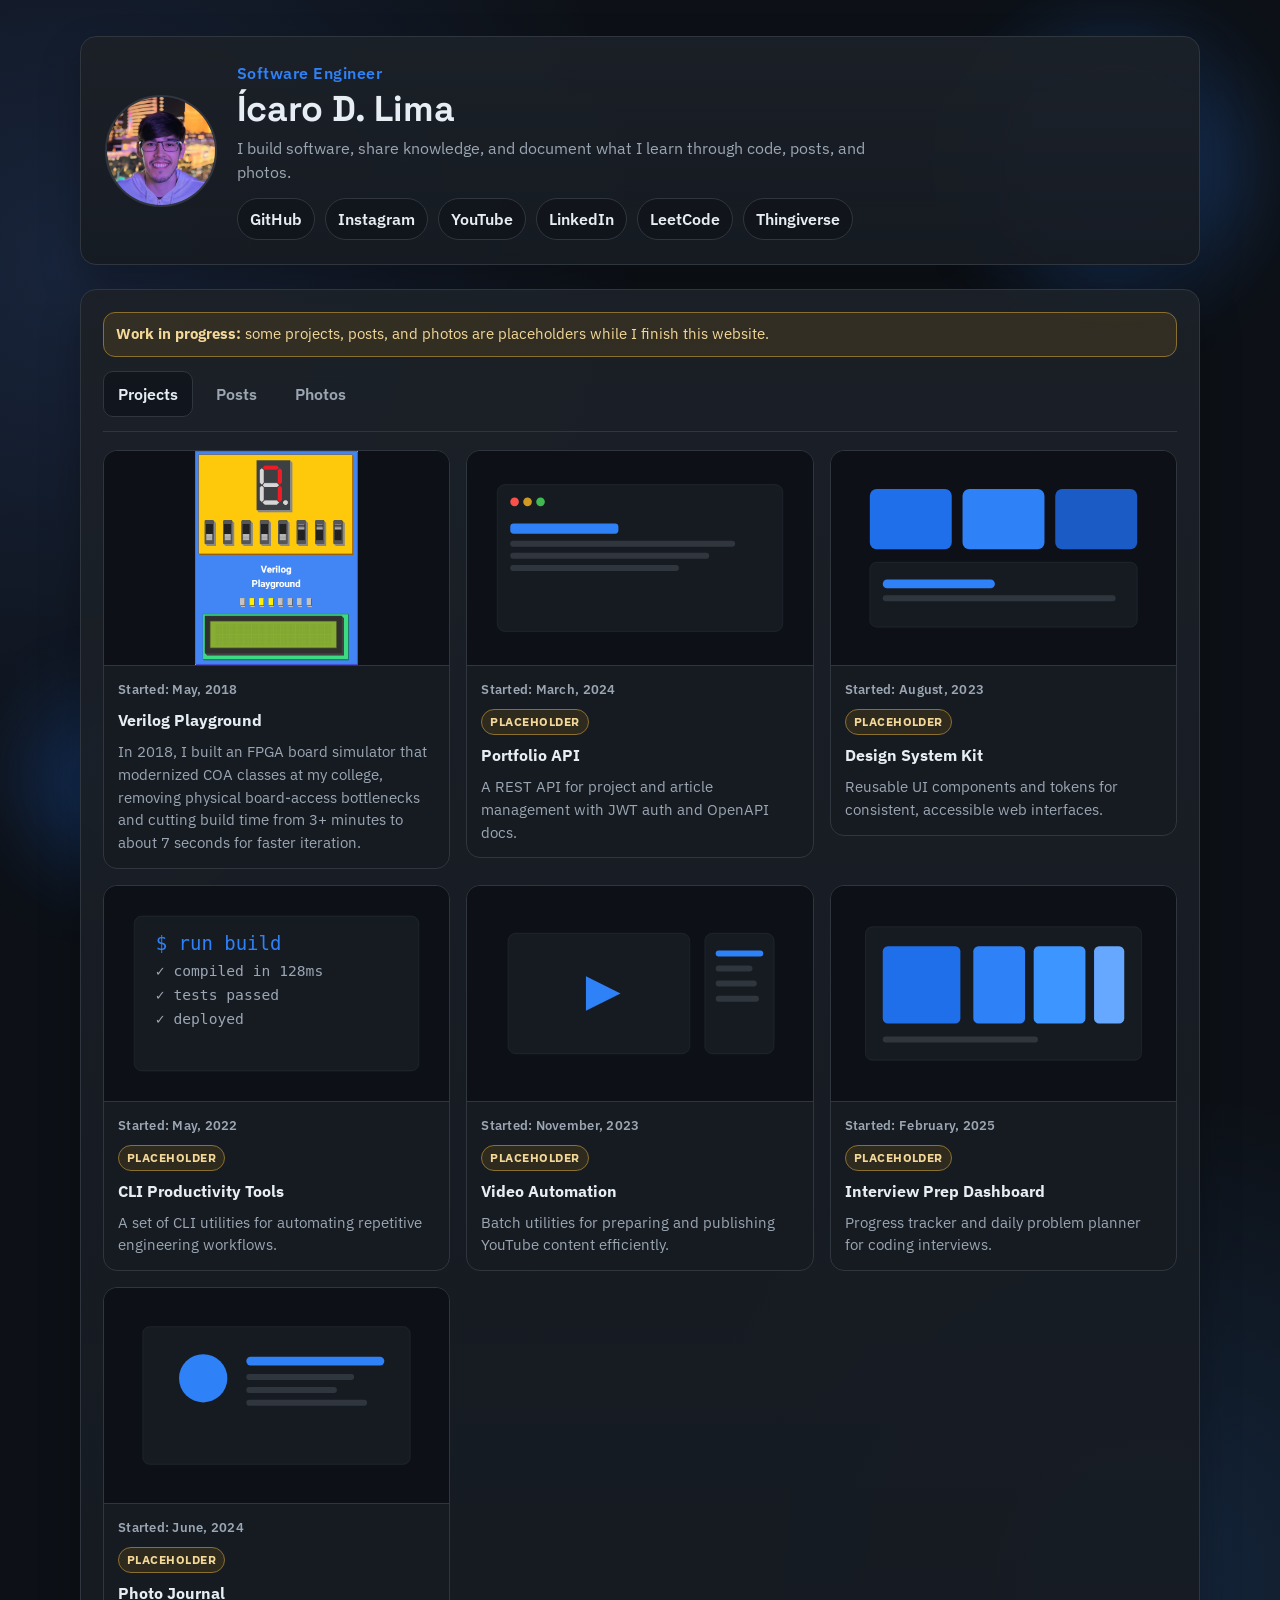
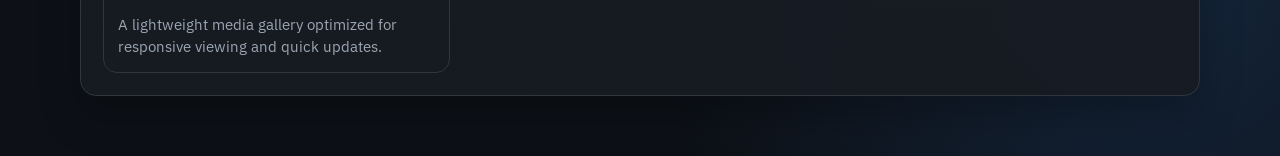
<file: index.html>
<!doctype html>
<html lang="en">
  <head>
    <meta charset="UTF-8" />
    <meta name="viewport" content="width=device-width, initial-scale=1.0" />
    <title>Ícaro D. Lima</title>
    <meta
      name="description"
      content="Personal website of Ícaro D. Lima with projects, posts, and photos."
    />
    <link rel="preconnect" href="https://fonts.googleapis.com" />
    <link rel="preconnect" href="https://fonts.gstatic.com" crossorigin />
    <link
      href="https://fonts.googleapis.com/css2?family=IBM+Plex+Sans:wght@400;500;600;700&family=Space+Grotesk:wght@500;700&display=swap"
      rel="stylesheet"
    />
    <link rel="stylesheet" href="styles.css" />
  </head>
  <body>
    <div class="bg-orb orb-1" aria-hidden="true"></div>
    <div class="bg-orb orb-2" aria-hidden="true"></div>

    <main class="container">
      <section class="profile-card">
        <img
          class="profile-image"
          src="profile_picture.jpg"
          alt="Profile picture of Ícaro D. Lima"
        />
        <div class="profile-meta">
          <p class="profile-kicker">Software Engineer</p>
          <h1>Ícaro D. Lima</h1>
          <p class="profile-summary">
            I build software, share knowledge, and document what I learn through code, posts, and photos.
          </p>
          <nav class="social-links" aria-label="Social media links">
            <a href="https://github.com/Icaro-Lima" target="_blank" rel="noreferrer">GitHub</a>
            <a href="https://www.instagram.com/icarodlima" target="_blank" rel="noreferrer">Instagram</a>
            <a href="https://www.youtube.com/@icarodlima" target="_blank" rel="noreferrer">YouTube</a>
            <a href="https://www.linkedin.com/in/icaro-lima" target="_blank" rel="noreferrer">LinkedIn</a>
            <a href="https://leetcode.com/u/IcaroDLima" target="_blank" rel="noreferrer">LeetCode</a>
            <a href="https://www.thingiverse.com/icarodlima" target="_blank" rel="noreferrer">Thingiverse</a>
          </nav>
        </div>
      </section>

      <section class="content-card">
        <div class="wip-banner" role="note" aria-live="polite">
          <strong>Work in progress:</strong> some projects, posts, and photos are placeholders while I finish this website.
        </div>
        <div class="tabs" role="tablist" aria-label="Website sections">
          <button class="tab active" role="tab" aria-selected="true" aria-controls="projects-panel" id="projects-tab" data-tab="projects-panel">
            Projects
          </button>
          <button class="tab" role="tab" aria-selected="false" aria-controls="posts-panel" id="posts-tab" data-tab="posts-panel">
            Posts
          </button>
          <button class="tab" role="tab" aria-selected="false" aria-controls="photos-panel" id="photos-tab" data-tab="photos-panel">
            Photos
          </button>
        </div>

        <section class="panel active" role="tabpanel" id="projects-panel" aria-labelledby="projects-tab">
          <div id="projects-grid" class="card-grid"></div>
        </section>

        <section class="panel" role="tabpanel" id="posts-panel" aria-labelledby="posts-tab" hidden>
          <div id="posts-list" class="post-list"></div>
        </section>

        <section class="panel" role="tabpanel" id="photos-panel" aria-labelledby="photos-tab" hidden>
          <div id="photos-grid" class="card-grid"></div>
        </section>
      </section>
    </main>

    <script src="projects-data.js"></script>
    <script src="script.js"></script>
  </body>
</html>
</file>
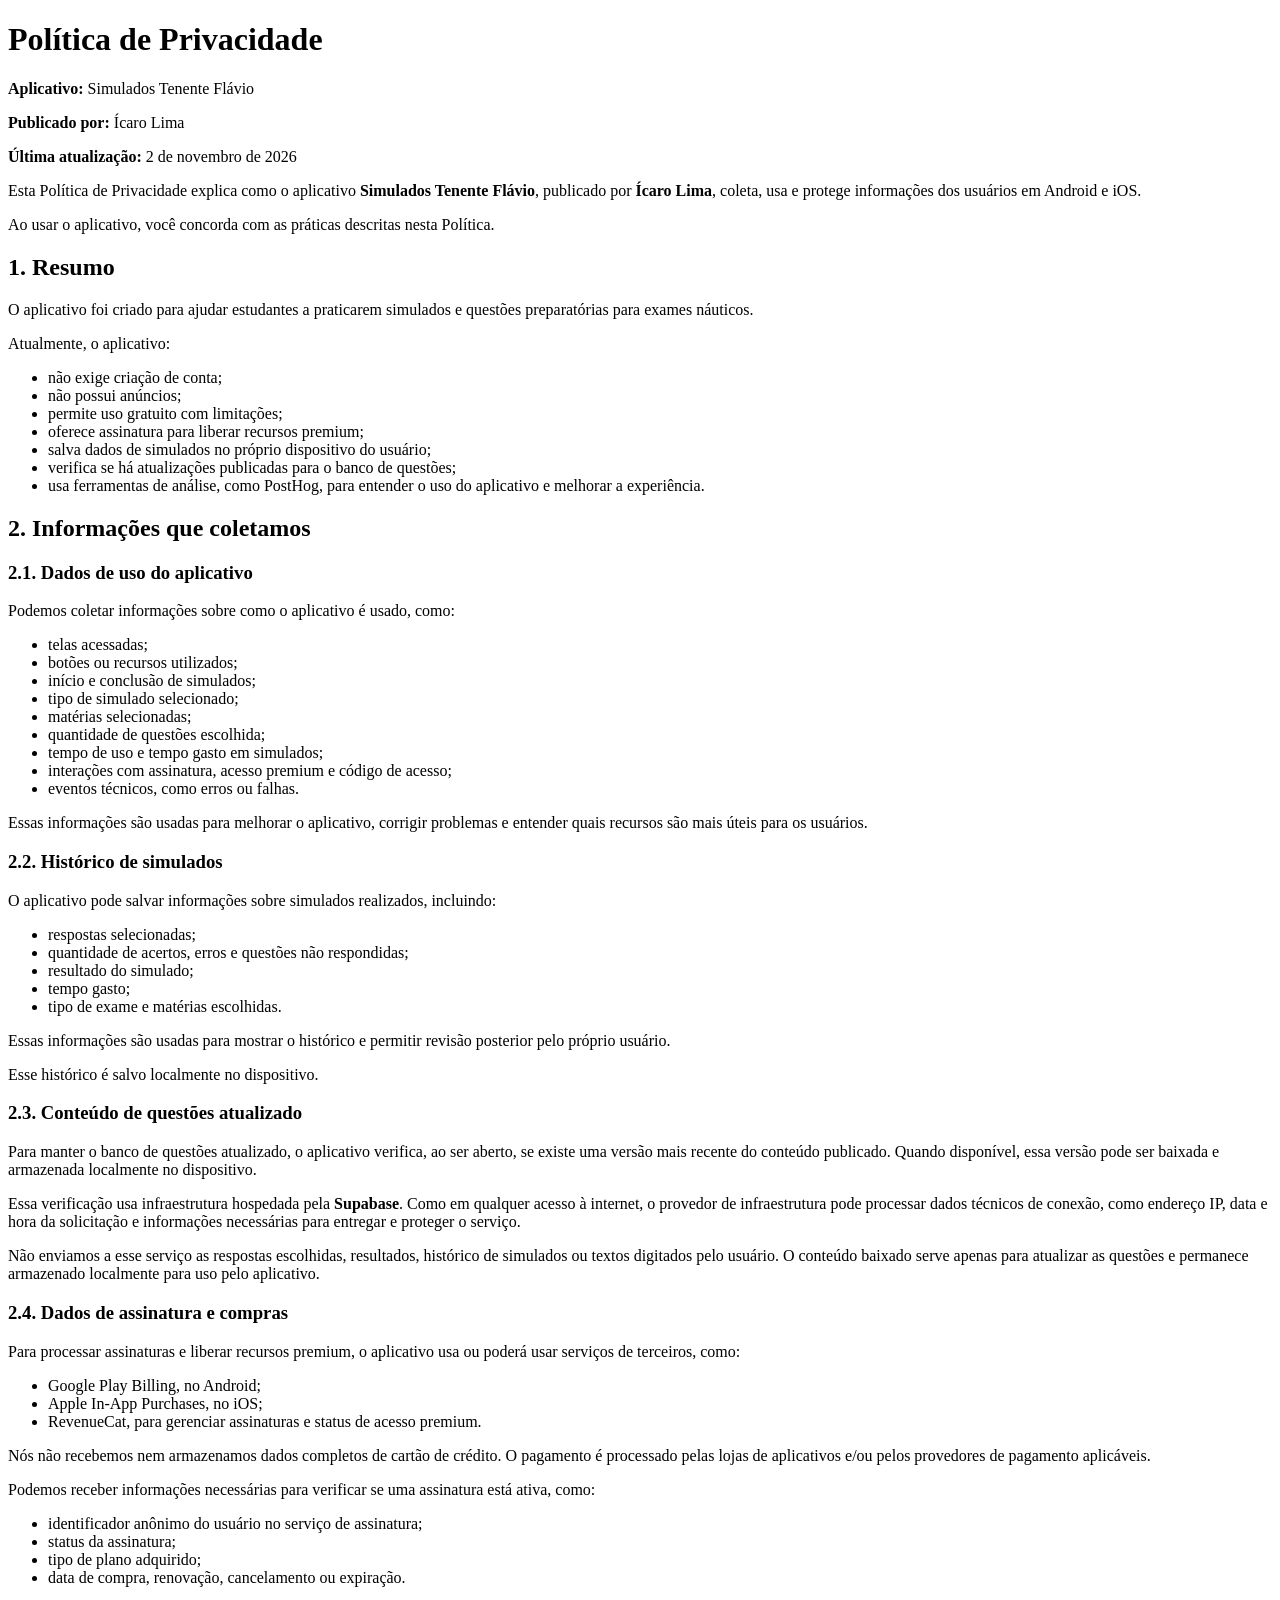
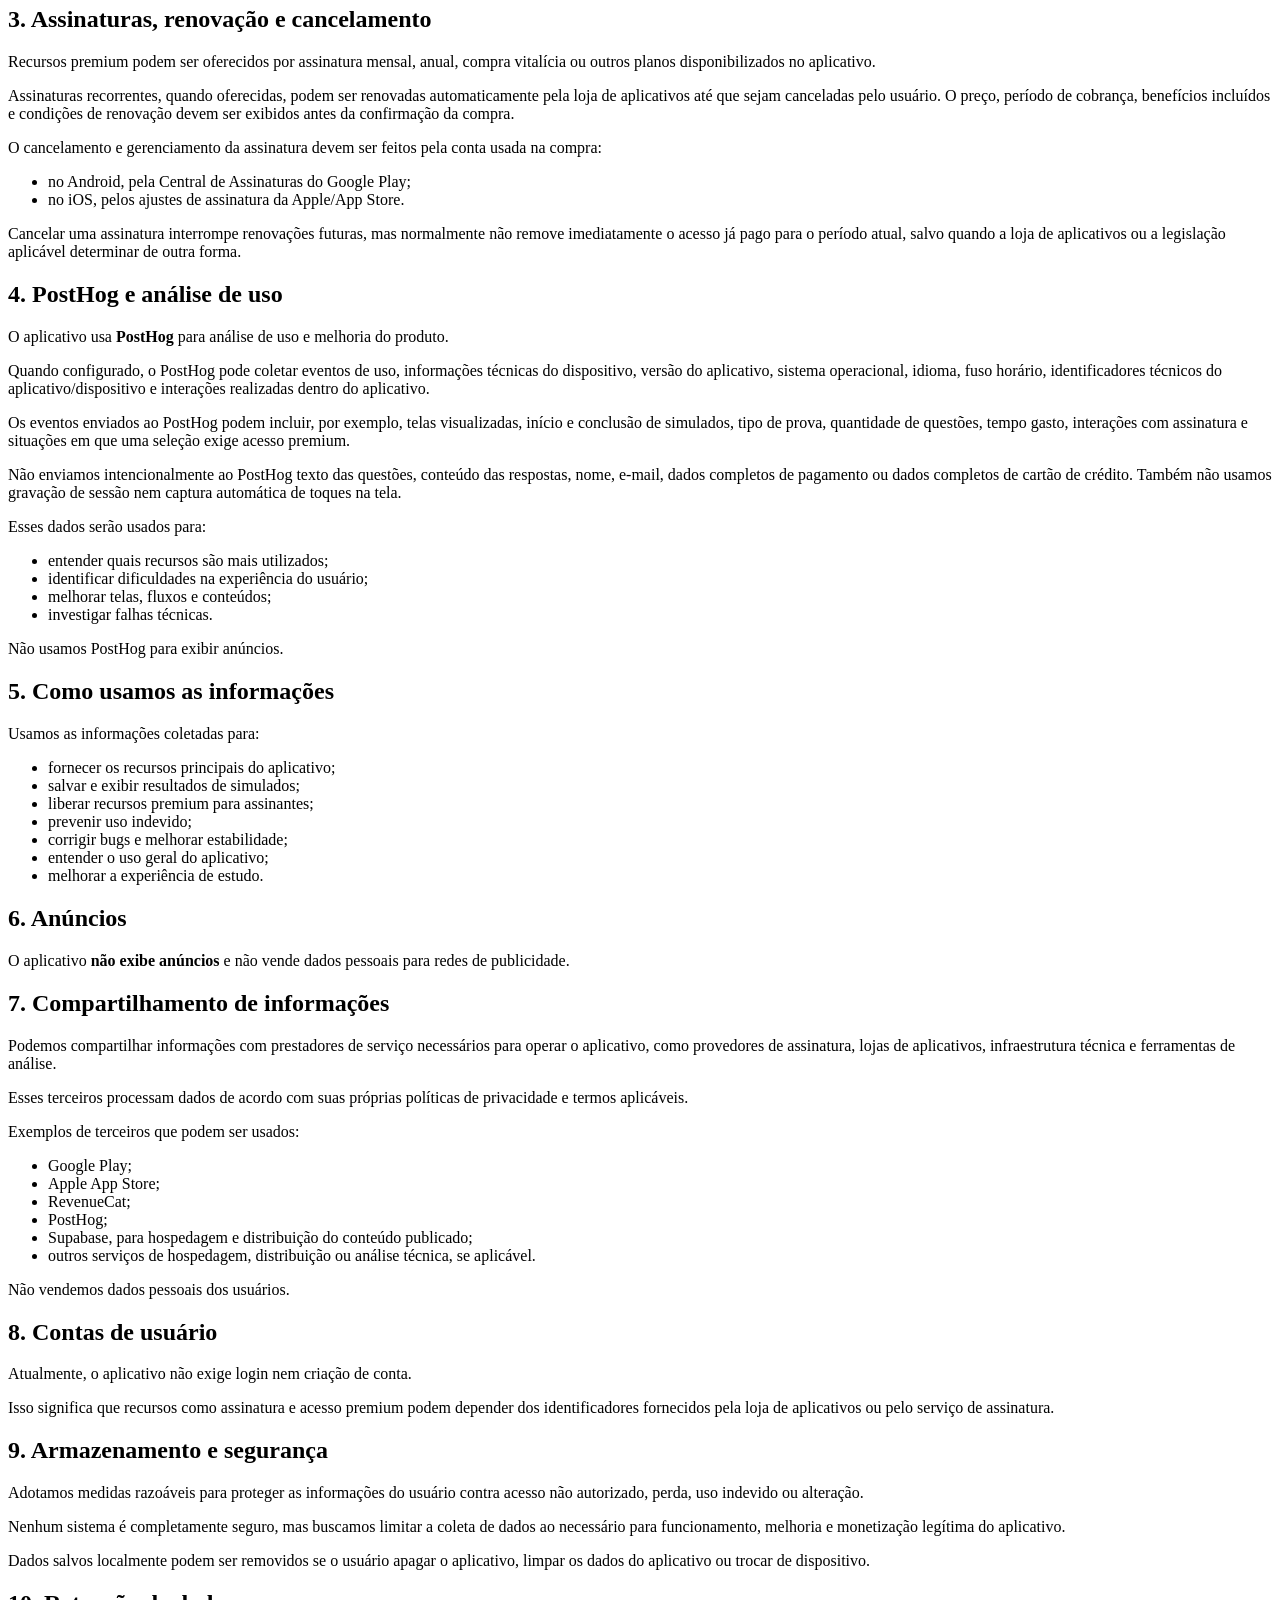
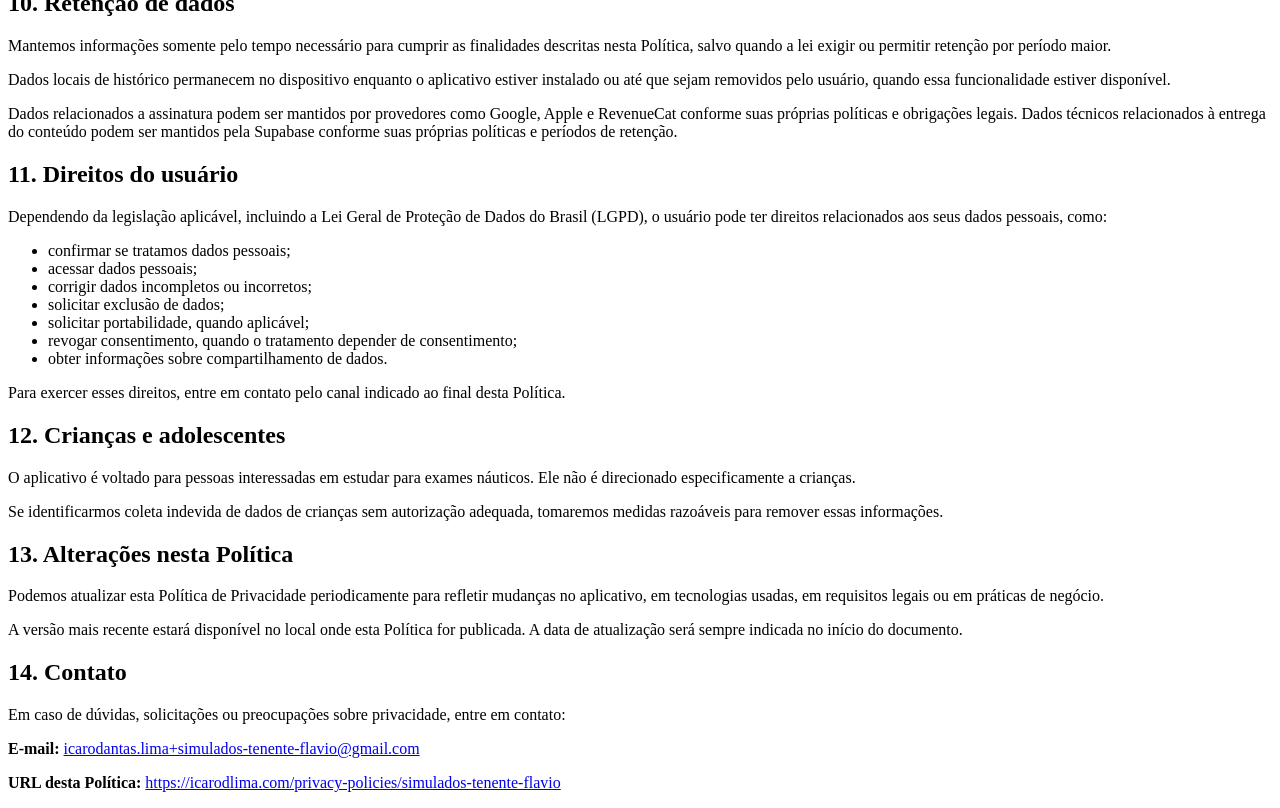
<file: privacy-policies/simulados-tenente-flavio/index.html>
<!doctype html>
<html lang="pt-BR">
  <head>
    <meta charset="UTF-8" />
    <meta name="viewport" content="width=device-width, initial-scale=1.0" />
    <title>Política de Privacidade - Simulados Tenente Flávio</title>
    <meta
      name="description"
      content="Política de Privacidade do aplicativo Simulados Tenente Flávio."
    />
  </head>
  <body>
    <main>
      <h1>Política de Privacidade</h1>

      <p><strong>Aplicativo:</strong> Simulados Tenente Flávio</p>
      <p><strong>Publicado por:</strong> Ícaro Lima</p>
      <p><strong>Última atualização:</strong> 2 de novembro de 2026</p>

      <p>
        Esta Política de Privacidade explica como o aplicativo
        <strong>Simulados Tenente Flávio</strong>, publicado por <strong>Ícaro Lima</strong>,
        coleta, usa e protege informações dos usuários em Android e iOS.
      </p>

      <p>Ao usar o aplicativo, você concorda com as práticas descritas nesta Política.</p>

      <h2>1. Resumo</h2>

      <p>
        O aplicativo foi criado para ajudar estudantes a praticarem simulados e questões
        preparatórias para exames náuticos.
      </p>

      <p>Atualmente, o aplicativo:</p>

      <ul>
        <li>não exige criação de conta;</li>
        <li>não possui anúncios;</li>
        <li>permite uso gratuito com limitações;</li>
        <li>oferece assinatura para liberar recursos premium;</li>
        <li>salva dados de simulados no próprio dispositivo do usuário;</li>
        <li>verifica se há atualizações publicadas para o banco de questões;</li>
        <li>
          usa ferramentas de análise, como PostHog, para entender o uso do aplicativo e melhorar a
          experiência.
        </li>
      </ul>

      <h2>2. Informações que coletamos</h2>

      <h3>2.1. Dados de uso do aplicativo</h3>

      <p>Podemos coletar informações sobre como o aplicativo é usado, como:</p>

      <ul>
        <li>telas acessadas;</li>
        <li>botões ou recursos utilizados;</li>
        <li>início e conclusão de simulados;</li>
        <li>tipo de simulado selecionado;</li>
        <li>matérias selecionadas;</li>
        <li>quantidade de questões escolhida;</li>
        <li>tempo de uso e tempo gasto em simulados;</li>
        <li>interações com assinatura, acesso premium e código de acesso;</li>
        <li>eventos técnicos, como erros ou falhas.</li>
      </ul>

      <p>
        Essas informações são usadas para melhorar o aplicativo, corrigir problemas e entender
        quais recursos são mais úteis para os usuários.
      </p>

      <h3>2.2. Histórico de simulados</h3>

      <p>O aplicativo pode salvar informações sobre simulados realizados, incluindo:</p>

      <ul>
        <li>respostas selecionadas;</li>
        <li>quantidade de acertos, erros e questões não respondidas;</li>
        <li>resultado do simulado;</li>
        <li>tempo gasto;</li>
        <li>tipo de exame e matérias escolhidas.</li>
      </ul>

      <p>
        Essas informações são usadas para mostrar o histórico e permitir revisão posterior pelo
        próprio usuário.
      </p>

      <p>Esse histórico é salvo localmente no dispositivo.</p>

      <h3>2.3. Conteúdo de questões atualizado</h3>

      <p>
        Para manter o banco de questões atualizado, o aplicativo verifica, ao ser aberto, se existe
        uma versão mais recente do conteúdo publicado. Quando disponível, essa versão pode ser
        baixada e armazenada localmente no dispositivo.
      </p>

      <p>
        Essa verificação usa infraestrutura hospedada pela <strong>Supabase</strong>. Como em
        qualquer acesso à internet, o provedor de infraestrutura pode processar dados técnicos de
        conexão, como endereço IP, data e hora da solicitação e informações necessárias para
        entregar e proteger o serviço.
      </p>

      <p>
        Não enviamos a esse serviço as respostas escolhidas, resultados, histórico de simulados ou
        textos digitados pelo usuário. O conteúdo baixado serve apenas para atualizar as questões e
        permanece armazenado localmente para uso pelo aplicativo.
      </p>

      <h3>2.4. Dados de assinatura e compras</h3>

      <p>
        Para processar assinaturas e liberar recursos premium, o aplicativo usa ou poderá usar
        serviços de terceiros, como:
      </p>

      <ul>
        <li>Google Play Billing, no Android;</li>
        <li>Apple In-App Purchases, no iOS;</li>
        <li>RevenueCat, para gerenciar assinaturas e status de acesso premium.</li>
      </ul>

      <p>
        Nós não recebemos nem armazenamos dados completos de cartão de crédito. O pagamento é
        processado pelas lojas de aplicativos e/ou pelos provedores de pagamento aplicáveis.
      </p>

      <p>Podemos receber informações necessárias para verificar se uma assinatura está ativa, como:</p>

      <ul>
        <li>identificador anônimo do usuário no serviço de assinatura;</li>
        <li>status da assinatura;</li>
        <li>tipo de plano adquirido;</li>
        <li>data de compra, renovação, cancelamento ou expiração.</li>
      </ul>

      <h2>3. Assinaturas, renovação e cancelamento</h2>

      <p>
        Recursos premium podem ser oferecidos por assinatura mensal, anual, compra vitalícia ou
        outros planos disponibilizados no aplicativo.
      </p>

      <p>
        Assinaturas recorrentes, quando oferecidas, podem ser renovadas automaticamente pela loja de
        aplicativos até que sejam canceladas pelo usuário. O preço, período de cobrança, benefícios
        incluídos e condições de renovação devem ser exibidos antes da confirmação da compra.
      </p>

      <p>O cancelamento e gerenciamento da assinatura devem ser feitos pela conta usada na compra:</p>

      <ul>
        <li>no Android, pela Central de Assinaturas do Google Play;</li>
        <li>no iOS, pelos ajustes de assinatura da Apple/App Store.</li>
      </ul>

      <p>
        Cancelar uma assinatura interrompe renovações futuras, mas normalmente não remove
        imediatamente o acesso já pago para o período atual, salvo quando a loja de aplicativos ou a
        legislação aplicável determinar de outra forma.
      </p>

      <h2>4. PostHog e análise de uso</h2>

      <p>O aplicativo usa <strong>PostHog</strong> para análise de uso e melhoria do produto.</p>

      <p>
        Quando configurado, o PostHog pode coletar eventos de uso, informações técnicas do
        dispositivo, versão do aplicativo, sistema operacional, idioma, fuso horário, identificadores
        técnicos do aplicativo/dispositivo e interações realizadas dentro do aplicativo.
      </p>

      <p>
        Os eventos enviados ao PostHog podem incluir, por exemplo, telas visualizadas, início e
        conclusão de simulados, tipo de prova, quantidade de questões, tempo gasto, interações com
        assinatura e situações em que uma seleção exige acesso premium.
      </p>

      <p>
        Não enviamos intencionalmente ao PostHog texto das questões, conteúdo das respostas, nome,
        e-mail, dados completos de pagamento ou dados completos de cartão de crédito. Também não
        usamos gravação de sessão nem captura automática de toques na tela.
      </p>

      <p>Esses dados serão usados para:</p>

      <ul>
        <li>entender quais recursos são mais utilizados;</li>
        <li>identificar dificuldades na experiência do usuário;</li>
        <li>melhorar telas, fluxos e conteúdos;</li>
        <li>investigar falhas técnicas.</li>
      </ul>

      <p>Não usamos PostHog para exibir anúncios.</p>

      <h2>5. Como usamos as informações</h2>

      <p>Usamos as informações coletadas para:</p>

      <ul>
        <li>fornecer os recursos principais do aplicativo;</li>
        <li>salvar e exibir resultados de simulados;</li>
        <li>liberar recursos premium para assinantes;</li>
        <li>prevenir uso indevido;</li>
        <li>corrigir bugs e melhorar estabilidade;</li>
        <li>entender o uso geral do aplicativo;</li>
        <li>melhorar a experiência de estudo.</li>
      </ul>

      <h2>6. Anúncios</h2>

      <p>
        O aplicativo <strong>não exibe anúncios</strong> e não vende dados pessoais para redes de
        publicidade.
      </p>

      <h2>7. Compartilhamento de informações</h2>

      <p>
        Podemos compartilhar informações com prestadores de serviço necessários para operar o
        aplicativo, como provedores de assinatura, lojas de aplicativos, infraestrutura técnica e
        ferramentas de análise.
      </p>

      <p>
        Esses terceiros processam dados de acordo com suas próprias políticas de privacidade e
        termos aplicáveis.
      </p>

      <p>Exemplos de terceiros que podem ser usados:</p>

      <ul>
        <li>Google Play;</li>
        <li>Apple App Store;</li>
        <li>RevenueCat;</li>
        <li>PostHog;</li>
        <li>Supabase, para hospedagem e distribuição do conteúdo publicado;</li>
        <li>outros serviços de hospedagem, distribuição ou análise técnica, se aplicável.</li>
      </ul>

      <p>Não vendemos dados pessoais dos usuários.</p>

      <h2>8. Contas de usuário</h2>

      <p>Atualmente, o aplicativo não exige login nem criação de conta.</p>

      <p>
        Isso significa que recursos como assinatura e acesso premium podem depender dos
        identificadores fornecidos pela loja de aplicativos ou pelo serviço de assinatura.
      </p>

      <h2>9. Armazenamento e segurança</h2>

      <p>
        Adotamos medidas razoáveis para proteger as informações do usuário contra acesso não
        autorizado, perda, uso indevido ou alteração.
      </p>

      <p>
        Nenhum sistema é completamente seguro, mas buscamos limitar a coleta de dados ao necessário
        para funcionamento, melhoria e monetização legítima do aplicativo.
      </p>

      <p>
        Dados salvos localmente podem ser removidos se o usuário apagar o aplicativo, limpar os
        dados do aplicativo ou trocar de dispositivo.
      </p>

      <h2>10. Retenção de dados</h2>

      <p>
        Mantemos informações somente pelo tempo necessário para cumprir as finalidades descritas
        nesta Política, salvo quando a lei exigir ou permitir retenção por período maior.
      </p>

      <p>
        Dados locais de histórico permanecem no dispositivo enquanto o aplicativo estiver instalado
        ou até que sejam removidos pelo usuário, quando essa funcionalidade estiver disponível.
      </p>

      <p>
        Dados relacionados a assinatura podem ser mantidos por provedores como Google, Apple e
        RevenueCat conforme suas próprias políticas e obrigações legais. Dados técnicos
        relacionados à entrega do conteúdo podem ser mantidos pela Supabase conforme suas
        próprias políticas e períodos de retenção.
      </p>

      <h2>11. Direitos do usuário</h2>

      <p>
        Dependendo da legislação aplicável, incluindo a Lei Geral de Proteção de Dados do Brasil
        (LGPD), o usuário pode ter direitos relacionados aos seus dados pessoais, como:
      </p>

      <ul>
        <li>confirmar se tratamos dados pessoais;</li>
        <li>acessar dados pessoais;</li>
        <li>corrigir dados incompletos ou incorretos;</li>
        <li>solicitar exclusão de dados;</li>
        <li>solicitar portabilidade, quando aplicável;</li>
        <li>revogar consentimento, quando o tratamento depender de consentimento;</li>
        <li>obter informações sobre compartilhamento de dados.</li>
      </ul>

      <p>Para exercer esses direitos, entre em contato pelo canal indicado ao final desta Política.</p>

      <h2>12. Crianças e adolescentes</h2>

      <p>
        O aplicativo é voltado para pessoas interessadas em estudar para exames náuticos. Ele não é
        direcionado especificamente a crianças.
      </p>

      <p>
        Se identificarmos coleta indevida de dados de crianças sem autorização adequada, tomaremos
        medidas razoáveis para remover essas informações.
      </p>

      <h2>13. Alterações nesta Política</h2>

      <p>
        Podemos atualizar esta Política de Privacidade periodicamente para refletir mudanças no
        aplicativo, em tecnologias usadas, em requisitos legais ou em práticas de negócio.
      </p>

      <p>
        A versão mais recente estará disponível no local onde esta Política for publicada. A data de
        atualização será sempre indicada no início do documento.
      </p>

      <h2>14. Contato</h2>

      <p>Em caso de dúvidas, solicitações ou preocupações sobre privacidade, entre em contato:</p>

      <p>
        <strong>E-mail:</strong>
        <a href="mailto:icarodantas.lima+simulados-tenente-flavio@gmail.com">
          icarodantas.lima+simulados-tenente-flavio@gmail.com
        </a>
      </p>

      <p>
        <strong>URL desta Política:</strong>
        <a href="https://icarodlima.com/privacy-policies/simulados-tenente-flavio">
          https://icarodlima.com/privacy-policies/simulados-tenente-flavio
        </a>
      </p>
    </main>
  </body>
</html>
</file>
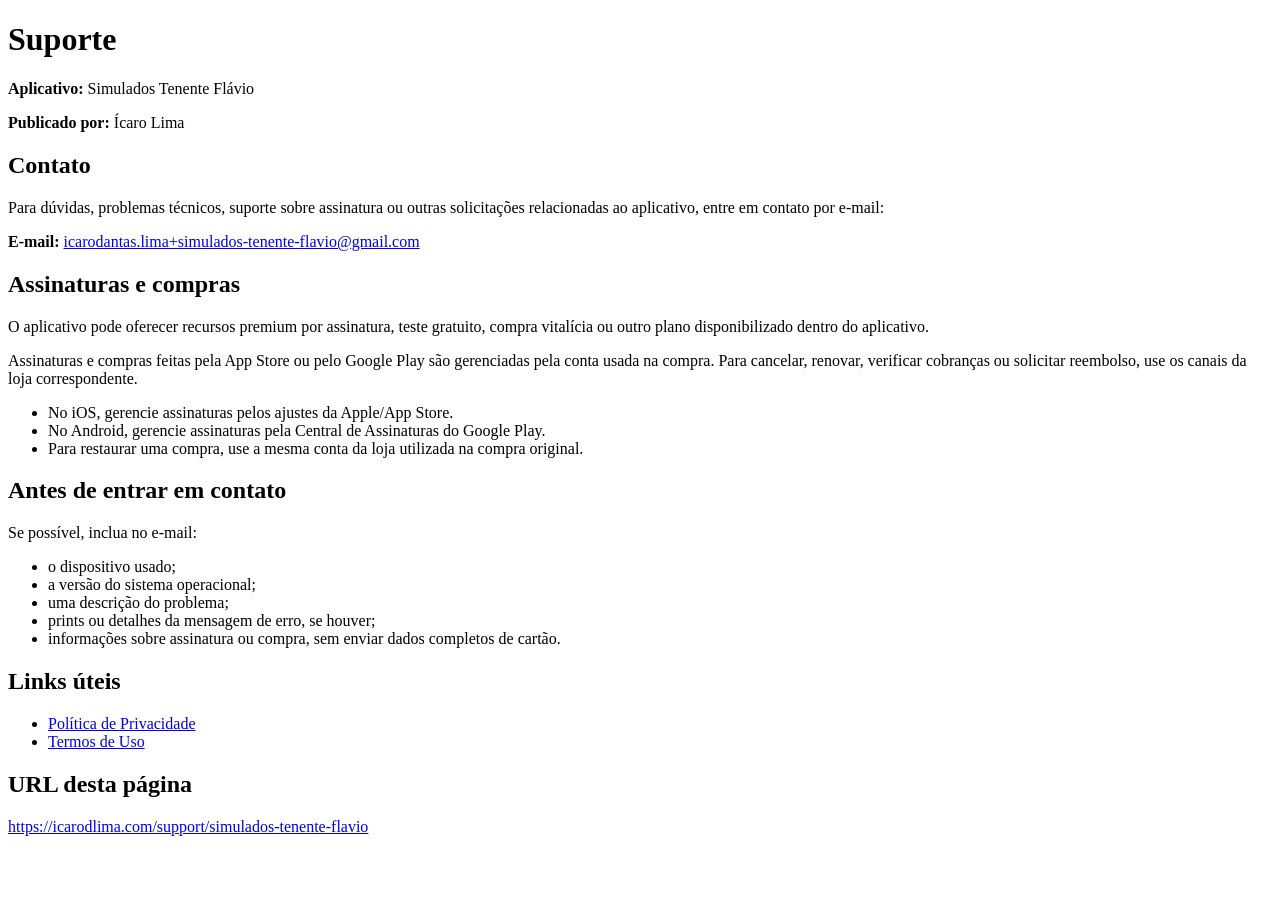
<file: support/simulados-tenente-flavio/index.html>
<!doctype html>
<html lang="pt-BR">
  <head>
    <meta charset="UTF-8" />
    <meta name="viewport" content="width=device-width, initial-scale=1.0" />
    <title>Suporte - Simulados Tenente Flávio</title>
    <meta name="description" content="Suporte do aplicativo Simulados Tenente Flávio." />
  </head>
  <body>
    <main>
      <h1>Suporte</h1>

      <p><strong>Aplicativo:</strong> Simulados Tenente Flávio</p>
      <p><strong>Publicado por:</strong> Ícaro Lima</p>

      <h2>Contato</h2>

      <p>
        Para dúvidas, problemas técnicos, suporte sobre assinatura ou outras solicitações
        relacionadas ao aplicativo, entre em contato por e-mail:
      </p>

      <p>
        <strong>E-mail:</strong>
        <a href="mailto:icarodantas.lima+simulados-tenente-flavio@gmail.com">
          icarodantas.lima+simulados-tenente-flavio@gmail.com
        </a>
      </p>

      <h2>Assinaturas e compras</h2>

      <p>
        O aplicativo pode oferecer recursos premium por assinatura, teste gratuito, compra vitalícia
        ou outro plano disponibilizado dentro do aplicativo.
      </p>

      <p>
        Assinaturas e compras feitas pela App Store ou pelo Google Play são gerenciadas pela conta
        usada na compra. Para cancelar, renovar, verificar cobranças ou solicitar reembolso, use os
        canais da loja correspondente.
      </p>

      <ul>
        <li>No iOS, gerencie assinaturas pelos ajustes da Apple/App Store.</li>
        <li>No Android, gerencie assinaturas pela Central de Assinaturas do Google Play.</li>
        <li>Para restaurar uma compra, use a mesma conta da loja utilizada na compra original.</li>
      </ul>

      <h2>Antes de entrar em contato</h2>

      <p>Se possível, inclua no e-mail:</p>

      <ul>
        <li>o dispositivo usado;</li>
        <li>a versão do sistema operacional;</li>
        <li>uma descrição do problema;</li>
        <li>prints ou detalhes da mensagem de erro, se houver;</li>
        <li>informações sobre assinatura ou compra, sem enviar dados completos de cartão.</li>
      </ul>

      <h2>Links úteis</h2>

      <ul>
        <li>
          <a href="https://icarodlima.com/privacy-policies/simulados-tenente-flavio">
            Política de Privacidade
          </a>
        </li>
        <li>
          <a href="https://icarodlima.com/terms/simulados-tenente-flavio">
            Termos de Uso
          </a>
        </li>
      </ul>

      <h2>URL desta página</h2>

      <p>
        <a href="https://icarodlima.com/support/simulados-tenente-flavio">
          https://icarodlima.com/support/simulados-tenente-flavio
        </a>
      </p>
    </main>
  </body>
</html>
</file>
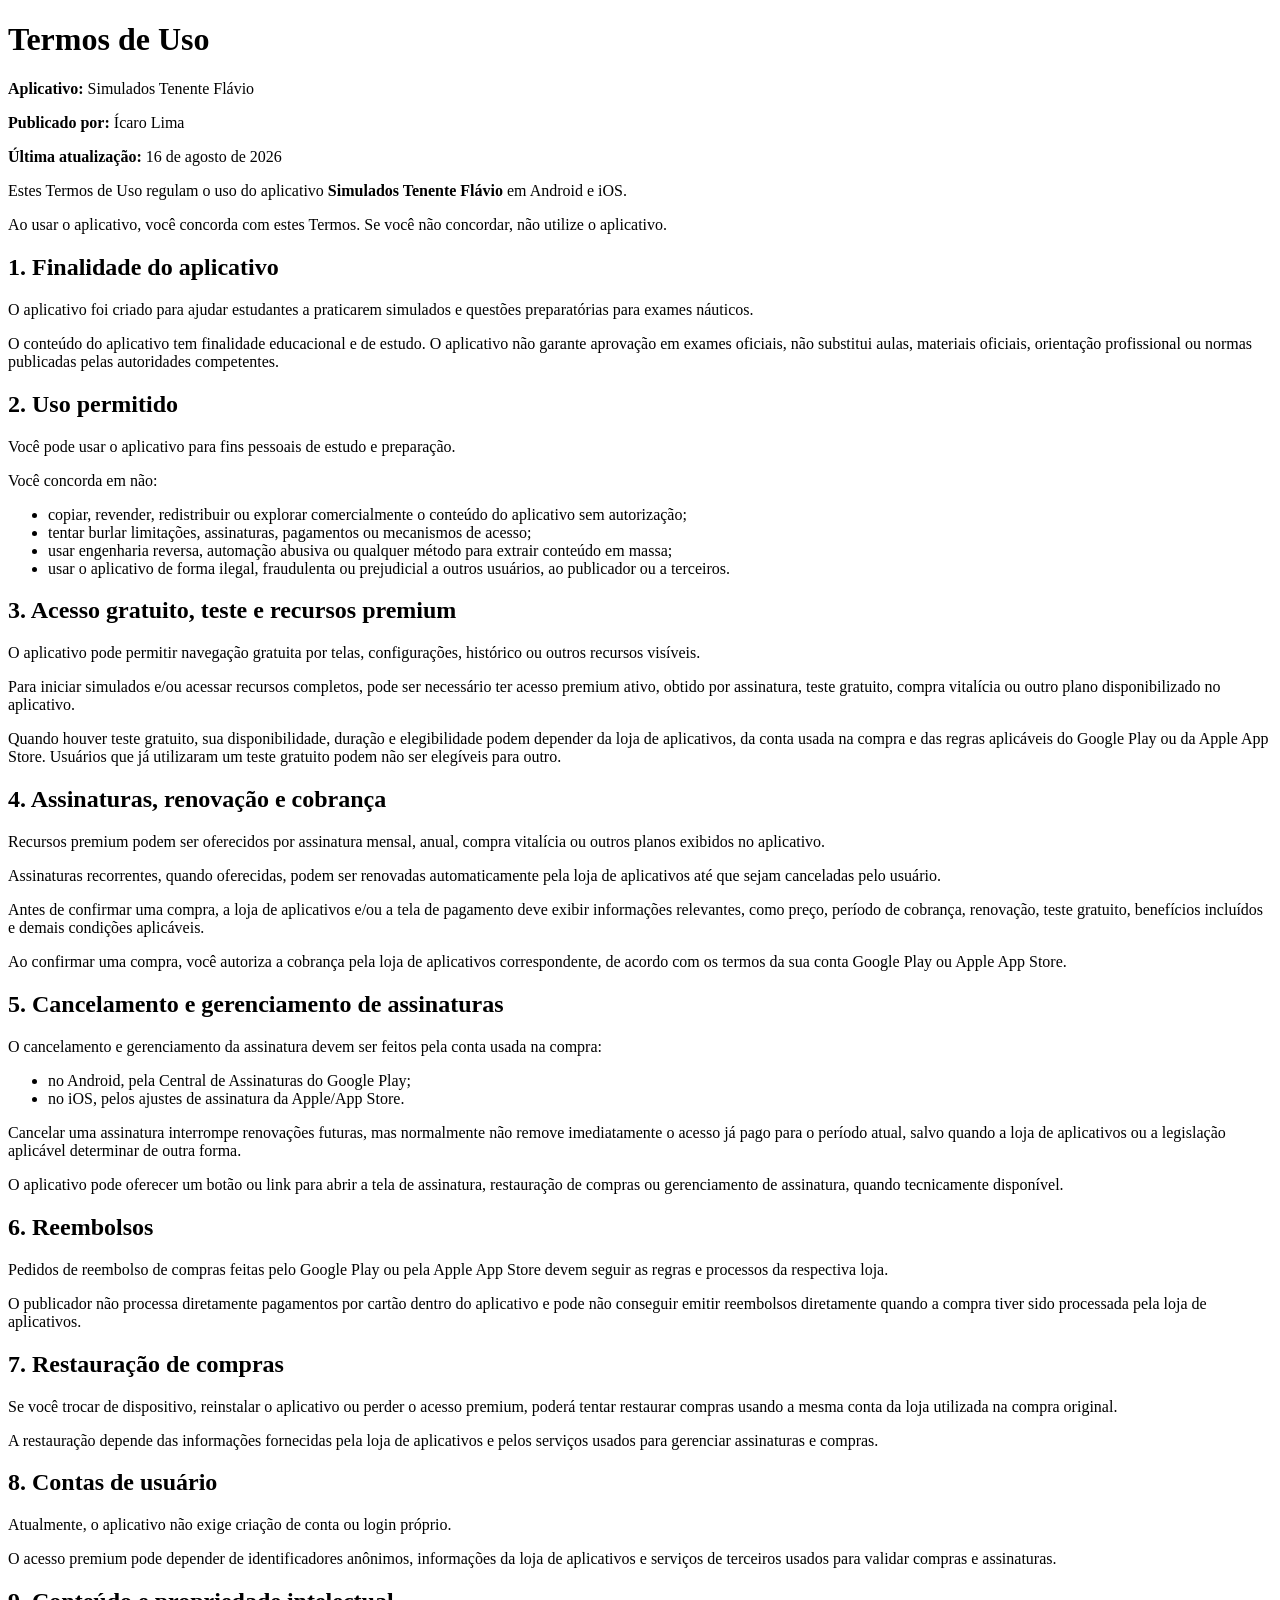
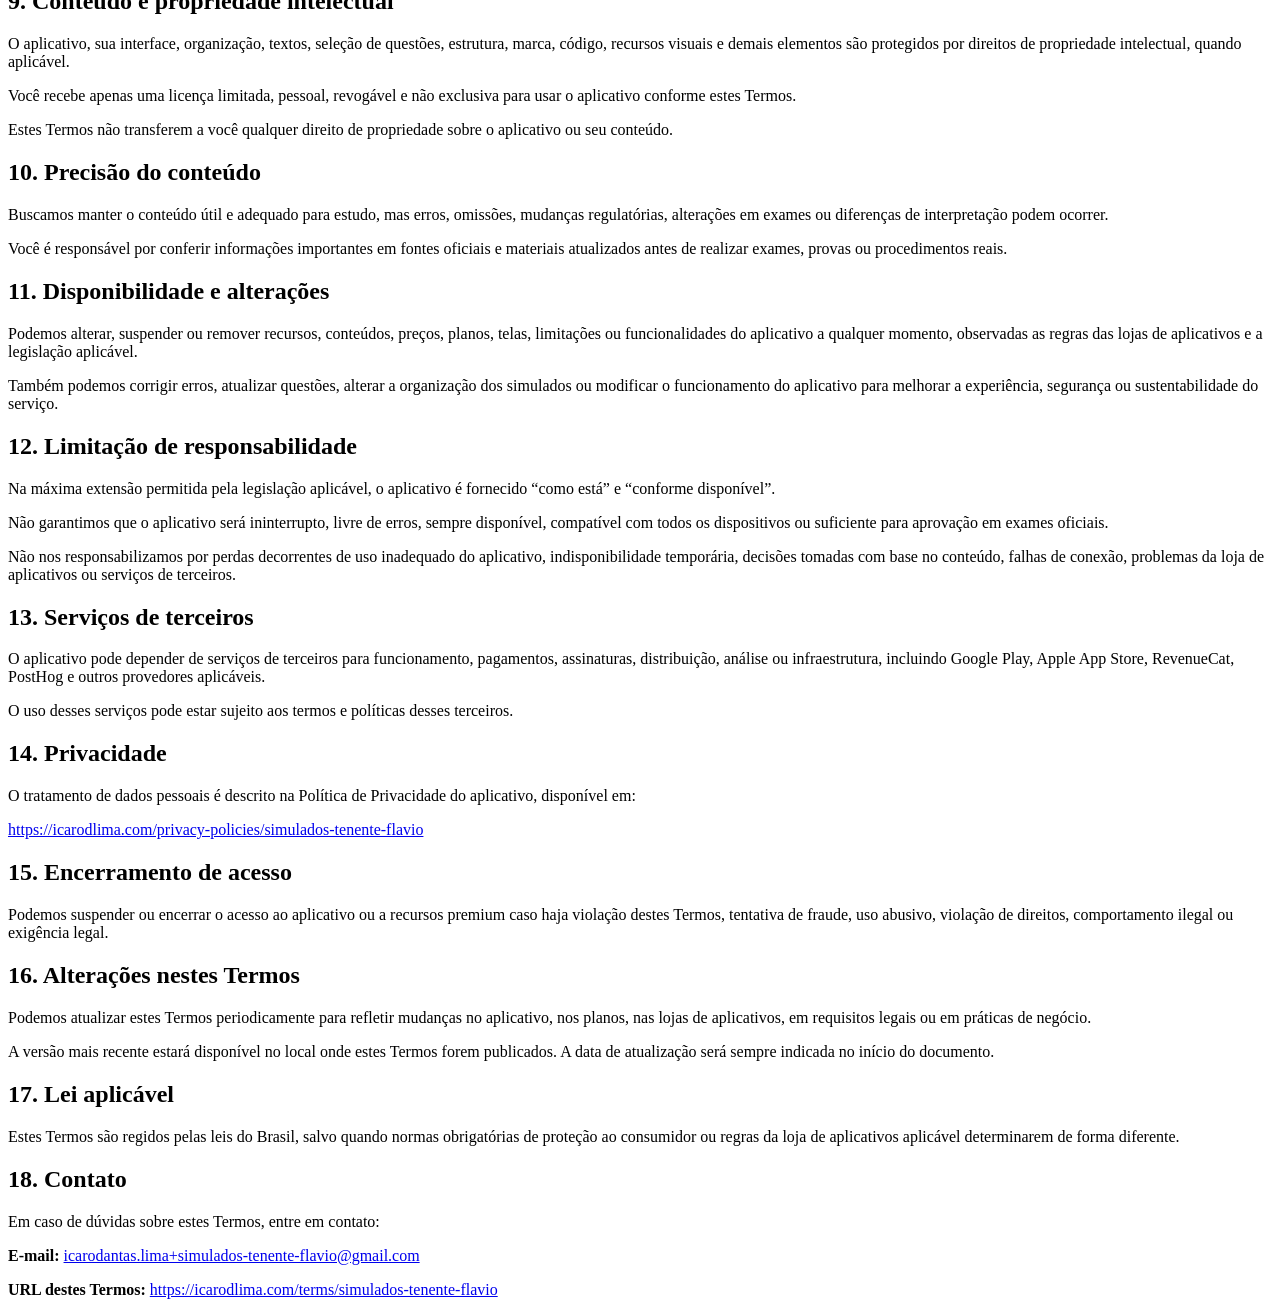
<file: terms/simulados-tenente-flavio/index.html>
<!doctype html>
<html lang="pt-BR">
  <head>
    <meta charset="UTF-8" />
    <meta name="viewport" content="width=device-width, initial-scale=1.0" />
    <title>Termos de Uso - Simulados Tenente Flávio</title>
    <meta name="description" content="Termos de Uso do aplicativo Simulados Tenente Flávio." />
  </head>
  <body>
    <main>
      <h1>Termos de Uso</h1>

      <p><strong>Aplicativo:</strong> Simulados Tenente Flávio</p>
      <p><strong>Publicado por:</strong> Ícaro Lima</p>
      <p><strong>Última atualização:</strong> 16 de agosto de 2026</p>

      <p>
        Estes Termos de Uso regulam o uso do aplicativo
        <strong>Simulados Tenente Flávio</strong> em Android e iOS.
      </p>

      <p>
        Ao usar o aplicativo, você concorda com estes Termos. Se você não concordar, não utilize o
        aplicativo.
      </p>

      <h2>1. Finalidade do aplicativo</h2>

      <p>
        O aplicativo foi criado para ajudar estudantes a praticarem simulados e questões
        preparatórias para exames náuticos.
      </p>

      <p>
        O conteúdo do aplicativo tem finalidade educacional e de estudo. O aplicativo não garante
        aprovação em exames oficiais, não substitui aulas, materiais oficiais, orientação
        profissional ou normas publicadas pelas autoridades competentes.
      </p>

      <h2>2. Uso permitido</h2>

      <p>Você pode usar o aplicativo para fins pessoais de estudo e preparação.</p>

      <p>Você concorda em não:</p>

      <ul>
        <li>copiar, revender, redistribuir ou explorar comercialmente o conteúdo do aplicativo sem autorização;</li>
        <li>tentar burlar limitações, assinaturas, pagamentos ou mecanismos de acesso;</li>
        <li>usar engenharia reversa, automação abusiva ou qualquer método para extrair conteúdo em massa;</li>
        <li>
          usar o aplicativo de forma ilegal, fraudulenta ou prejudicial a outros usuários, ao
          publicador ou a terceiros.
        </li>
      </ul>

      <h2>3. Acesso gratuito, teste e recursos premium</h2>

      <p>
        O aplicativo pode permitir navegação gratuita por telas, configurações, histórico ou outros
        recursos visíveis.
      </p>

      <p>
        Para iniciar simulados e/ou acessar recursos completos, pode ser necessário ter acesso
        premium ativo, obtido por assinatura, teste gratuito, compra vitalícia ou outro plano
        disponibilizado no aplicativo.
      </p>

      <p>
        Quando houver teste gratuito, sua disponibilidade, duração e elegibilidade podem depender da
        loja de aplicativos, da conta usada na compra e das regras aplicáveis do Google Play ou da
        Apple App Store. Usuários que já utilizaram um teste gratuito podem não ser elegíveis para
        outro.
      </p>

      <h2>4. Assinaturas, renovação e cobrança</h2>

      <p>
        Recursos premium podem ser oferecidos por assinatura mensal, anual, compra vitalícia ou
        outros planos exibidos no aplicativo.
      </p>

      <p>
        Assinaturas recorrentes, quando oferecidas, podem ser renovadas automaticamente pela loja de
        aplicativos até que sejam canceladas pelo usuário.
      </p>

      <p>
        Antes de confirmar uma compra, a loja de aplicativos e/ou a tela de pagamento deve exibir
        informações relevantes, como preço, período de cobrança, renovação, teste gratuito,
        benefícios incluídos e demais condições aplicáveis.
      </p>

      <p>
        Ao confirmar uma compra, você autoriza a cobrança pela loja de aplicativos correspondente,
        de acordo com os termos da sua conta Google Play ou Apple App Store.
      </p>

      <h2>5. Cancelamento e gerenciamento de assinaturas</h2>

      <p>O cancelamento e gerenciamento da assinatura devem ser feitos pela conta usada na compra:</p>

      <ul>
        <li>no Android, pela Central de Assinaturas do Google Play;</li>
        <li>no iOS, pelos ajustes de assinatura da Apple/App Store.</li>
      </ul>

      <p>
        Cancelar uma assinatura interrompe renovações futuras, mas normalmente não remove
        imediatamente o acesso já pago para o período atual, salvo quando a loja de aplicativos ou a
        legislação aplicável determinar de outra forma.
      </p>

      <p>
        O aplicativo pode oferecer um botão ou link para abrir a tela de assinatura, restauração de
        compras ou gerenciamento de assinatura, quando tecnicamente disponível.
      </p>

      <h2>6. Reembolsos</h2>

      <p>
        Pedidos de reembolso de compras feitas pelo Google Play ou pela Apple App Store devem
        seguir as regras e processos da respectiva loja.
      </p>

      <p>
        O publicador não processa diretamente pagamentos por cartão dentro do aplicativo e pode não
        conseguir emitir reembolsos diretamente quando a compra tiver sido processada pela loja de
        aplicativos.
      </p>

      <h2>7. Restauração de compras</h2>

      <p>
        Se você trocar de dispositivo, reinstalar o aplicativo ou perder o acesso premium, poderá
        tentar restaurar compras usando a mesma conta da loja utilizada na compra original.
      </p>

      <p>
        A restauração depende das informações fornecidas pela loja de aplicativos e pelos serviços
        usados para gerenciar assinaturas e compras.
      </p>

      <h2>8. Contas de usuário</h2>

      <p>Atualmente, o aplicativo não exige criação de conta ou login próprio.</p>

      <p>
        O acesso premium pode depender de identificadores anônimos, informações da loja de
        aplicativos e serviços de terceiros usados para validar compras e assinaturas.
      </p>

      <h2>9. Conteúdo e propriedade intelectual</h2>

      <p>
        O aplicativo, sua interface, organização, textos, seleção de questões, estrutura, marca,
        código, recursos visuais e demais elementos são protegidos por direitos de propriedade
        intelectual, quando aplicável.
      </p>

      <p>
        Você recebe apenas uma licença limitada, pessoal, revogável e não exclusiva para usar o
        aplicativo conforme estes Termos.
      </p>

      <p>
        Estes Termos não transferem a você qualquer direito de propriedade sobre o aplicativo ou seu
        conteúdo.
      </p>

      <h2>10. Precisão do conteúdo</h2>

      <p>
        Buscamos manter o conteúdo útil e adequado para estudo, mas erros, omissões, mudanças
        regulatórias, alterações em exames ou diferenças de interpretação podem ocorrer.
      </p>

      <p>
        Você é responsável por conferir informações importantes em fontes oficiais e materiais
        atualizados antes de realizar exames, provas ou procedimentos reais.
      </p>

      <h2>11. Disponibilidade e alterações</h2>

      <p>
        Podemos alterar, suspender ou remover recursos, conteúdos, preços, planos, telas,
        limitações ou funcionalidades do aplicativo a qualquer momento, observadas as regras das
        lojas de aplicativos e a legislação aplicável.
      </p>

      <p>
        Também podemos corrigir erros, atualizar questões, alterar a organização dos simulados ou
        modificar o funcionamento do aplicativo para melhorar a experiência, segurança ou
        sustentabilidade do serviço.
      </p>

      <h2>12. Limitação de responsabilidade</h2>

      <p>
        Na máxima extensão permitida pela legislação aplicável, o aplicativo é fornecido “como está”
        e “conforme disponível”.
      </p>

      <p>
        Não garantimos que o aplicativo será ininterrupto, livre de erros, sempre disponível,
        compatível com todos os dispositivos ou suficiente para aprovação em exames oficiais.
      </p>

      <p>
        Não nos responsabilizamos por perdas decorrentes de uso inadequado do aplicativo,
        indisponibilidade temporária, decisões tomadas com base no conteúdo, falhas de conexão,
        problemas da loja de aplicativos ou serviços de terceiros.
      </p>

      <h2>13. Serviços de terceiros</h2>

      <p>
        O aplicativo pode depender de serviços de terceiros para funcionamento, pagamentos,
        assinaturas, distribuição, análise ou infraestrutura, incluindo Google Play, Apple App
        Store, RevenueCat, PostHog e outros provedores aplicáveis.
      </p>

      <p>O uso desses serviços pode estar sujeito aos termos e políticas desses terceiros.</p>

      <h2>14. Privacidade</h2>

      <p>
        O tratamento de dados pessoais é descrito na Política de Privacidade do aplicativo,
        disponível em:
      </p>

      <p>
        <a href="https://icarodlima.com/privacy-policies/simulados-tenente-flavio">
          https://icarodlima.com/privacy-policies/simulados-tenente-flavio
        </a>
      </p>

      <h2>15. Encerramento de acesso</h2>

      <p>
        Podemos suspender ou encerrar o acesso ao aplicativo ou a recursos premium caso haja
        violação destes Termos, tentativa de fraude, uso abusivo, violação de direitos,
        comportamento ilegal ou exigência legal.
      </p>

      <h2>16. Alterações nestes Termos</h2>

      <p>
        Podemos atualizar estes Termos periodicamente para refletir mudanças no aplicativo, nos
        planos, nas lojas de aplicativos, em requisitos legais ou em práticas de negócio.
      </p>

      <p>
        A versão mais recente estará disponível no local onde estes Termos forem publicados. A data
        de atualização será sempre indicada no início do documento.
      </p>

      <h2>17. Lei aplicável</h2>

      <p>
        Estes Termos são regidos pelas leis do Brasil, salvo quando normas obrigatórias de proteção
        ao consumidor ou regras da loja de aplicativos aplicável determinarem de forma diferente.
      </p>

      <h2>18. Contato</h2>

      <p>Em caso de dúvidas sobre estes Termos, entre em contato:</p>

      <p>
        <strong>E-mail:</strong>
        <a href="mailto:icarodantas.lima+simulados-tenente-flavio@gmail.com">
          icarodantas.lima+simulados-tenente-flavio@gmail.com
        </a>
      </p>

      <p>
        <strong>URL destes Termos:</strong>
        <a href="https://icarodlima.com/terms/simulados-tenente-flavio">
          https://icarodlima.com/terms/simulados-tenente-flavio
        </a>
      </p>
    </main>
  </body>
</html>
</file>
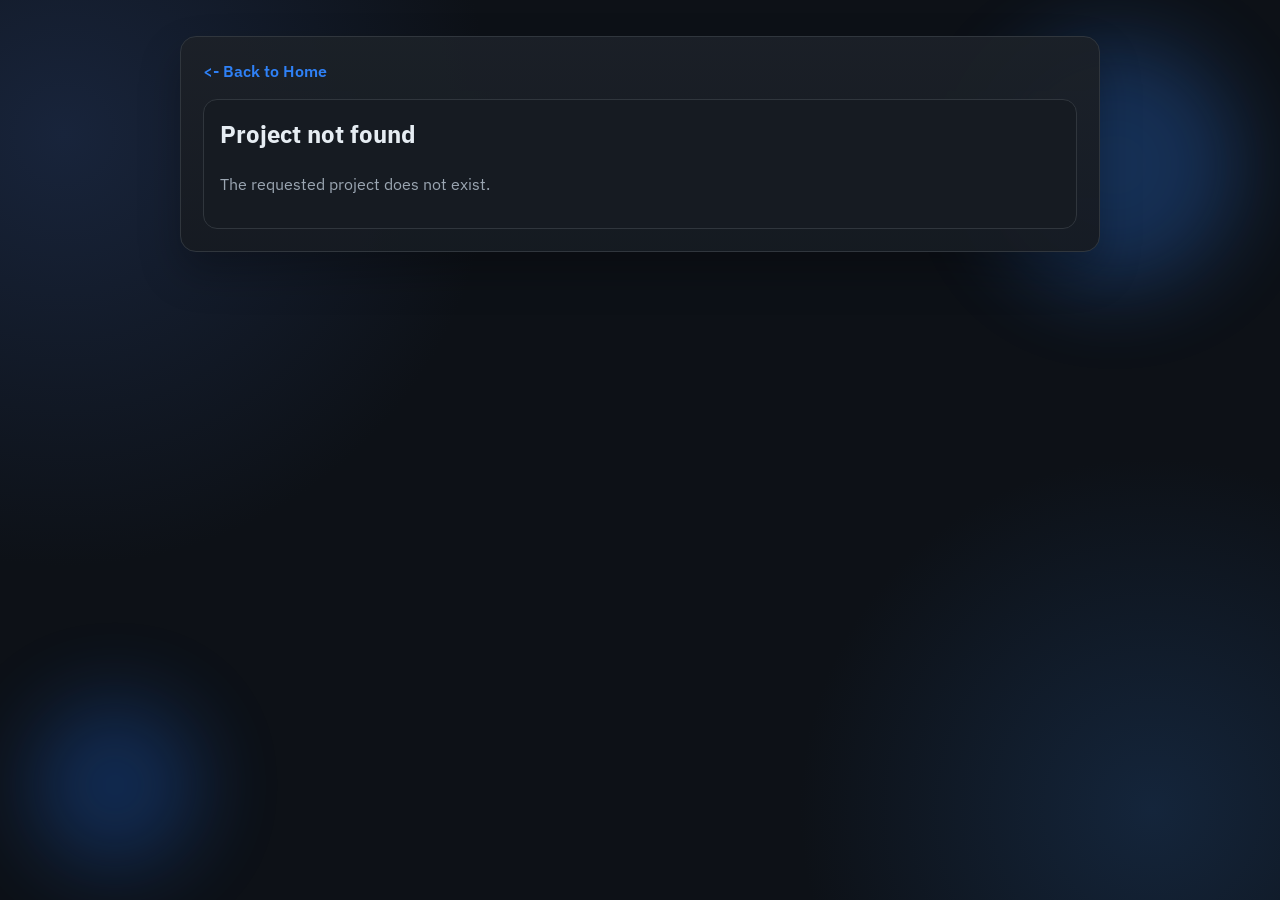
<file: project.html>
<!doctype html>
<html lang="en">
  <head>
    <meta charset="UTF-8" />
    <meta name="viewport" content="width=device-width, initial-scale=1.0" />
    <title>Project Details | Ícaro D. Lima</title>
    <meta name="description" content="Detailed project page for Ícaro D. Lima portfolio projects." />
    <link rel="preconnect" href="https://fonts.googleapis.com" />
    <link rel="preconnect" href="https://fonts.gstatic.com" crossorigin />
    <link
      href="https://fonts.googleapis.com/css2?family=IBM+Plex+Sans:wght@400;500;600;700&family=Space+Grotesk:wght@500;700&display=swap"
      rel="stylesheet"
    />
    <link rel="stylesheet" href="styles.css" />
  </head>
  <body>
    <div class="bg-orb orb-1" aria-hidden="true"></div>
    <div class="bg-orb orb-2" aria-hidden="true"></div>

    <main class="container project-page">
      <section class="content-card">
        <a class="back-link" href="index.html"><- Back to Home</a>
        <div id="project-root"></div>
      </section>
    </main>

    <script src="projects-data.js"></script>
    <script src="project.js"></script>
  </body>
</html>
</file>
<file: styles.css>
:root {
  --bg: #0d1117;
  --bg-soft: #161b22;
  --surface: #1c2128;
  --surface-hover: #252c36;
  --text: #e6edf3;
  --muted: #9ba6b2;
  --border: #30363d;
  --accent: #2f81f7;
  --accent-soft: rgba(47, 129, 247, 0.2);
  --shadow: 0 20px 40px rgba(0, 0, 0, 0.25);
  --radius: 16px;
}

* {
  box-sizing: border-box;
}

html,
body {
  margin: 0;
  min-height: 100%;
}

body {
  font-family: "IBM Plex Sans", sans-serif;
  background: radial-gradient(circle at 5% 15%, #18243b, transparent 30%),
    radial-gradient(circle at 90% 90%, #14253b, transparent 25%),
    var(--bg);
  color: var(--text);
  line-height: 1.5;
}

.bg-orb {
  position: fixed;
  border-radius: 999px;
  pointer-events: none;
  filter: blur(42px);
  opacity: 0.28;
  z-index: 0;
  animation: float 8s ease-in-out infinite;
}

.orb-1 {
  width: 250px;
  height: 250px;
  background: #2f81f7;
  top: 40px;
  right: 40px;
}

.orb-2 {
  width: 170px;
  height: 170px;
  background: #1f6feb;
  bottom: 30px;
  left: 30px;
  animation-delay: 1.4s;
}

@keyframes float {
  0%,
  100% {
    transform: translateY(0);
  }
  50% {
    transform: translateY(-15px);
  }
}

.container {
  position: relative;
  z-index: 1;
  width: min(1120px, 92vw);
  margin: 36px auto 60px;
  display: grid;
  gap: 24px;
}

.profile-card,
.content-card {
  background: linear-gradient(180deg, rgba(28, 33, 40, 0.95), rgba(22, 27, 34, 0.94));
  border: 1px solid var(--border);
  border-radius: var(--radius);
  box-shadow: var(--shadow);
}

.profile-card {
  display: flex;
  gap: 20px;
  align-items: center;
  padding: 24px;
}

.profile-image {
  width: 112px;
  height: 112px;
  border-radius: 50%;
  border: 2px solid var(--border);
  object-fit: cover;
}

.profile-meta h1 {
  font-family: "Space Grotesk", sans-serif;
  margin: 0;
  font-size: clamp(1.8rem, 2.8vw, 2.3rem);
  line-height: 1.1;
}

.profile-kicker {
  margin: 0 0 4px;
  color: var(--accent);
  font-weight: 600;
  letter-spacing: 0.03em;
}

.profile-summary {
  margin: 8px 0 14px;
  color: var(--muted);
  max-width: 68ch;
}

.social-links {
  display: flex;
  flex-wrap: wrap;
  gap: 10px;
}

.social-links a {
  color: var(--text);
  text-decoration: none;
  font-weight: 600;
  border: 1px solid var(--border);
  border-radius: 999px;
  padding: 8px 12px;
  background: rgba(13, 17, 23, 0.55);
  transition: background 140ms ease, border-color 140ms ease, transform 140ms ease;
}

.social-links a:hover {
  background: var(--accent-soft);
  border-color: var(--accent);
  transform: translateY(-1px);
}

.content-card {
  padding: 22px;
}

.wip-banner {
  border: 1px solid #8b6f2f;
  background: rgba(187, 128, 9, 0.15);
  color: #f3d898;
  border-radius: 12px;
  padding: 10px 12px;
  margin-bottom: 14px;
  font-size: 0.92rem;
}

.tabs {
  display: flex;
  flex-wrap: wrap;
  gap: 8px;
  margin-bottom: 18px;
  border-bottom: 1px solid var(--border);
  padding-bottom: 14px;
}

.tab {
  font: inherit;
  font-weight: 600;
  color: var(--muted);
  border: 1px solid transparent;
  border-radius: 10px;
  background: transparent;
  padding: 10px 14px;
  cursor: pointer;
  transition: color 140ms ease, background 140ms ease, border-color 140ms ease;
}

.tab:hover {
  color: var(--text);
  background: rgba(13, 17, 23, 0.5);
}

.tab.active {
  color: var(--text);
  border-color: var(--border);
  background: rgba(13, 17, 23, 0.65);
}

.card-grid {
  display: grid;
  grid-template-columns: repeat(3, minmax(0, 1fr));
  gap: 16px;
}

.card {
  border: 1px solid var(--border);
  border-radius: 14px;
  overflow: hidden;
  background: var(--bg-soft);
  display: flex;
  flex-direction: column;
}

.card-anchor {
  color: inherit;
  text-decoration: none;
  display: block;
}

.card-anchor .card {
  transition: transform 140ms ease, border-color 140ms ease, background 140ms ease;
}

.card-anchor:hover .card {
  transform: translateY(-2px);
  border-color: var(--accent);
  background: var(--surface-hover);
}

.card-image {
  width: 100%;
  aspect-ratio: 16 / 10;
  object-fit: cover;
  border-bottom: 1px solid var(--border);
}

.card-image.fit-contain {
  object-fit: contain;
  background: #0d1117;
}

.card-body {
  padding: 14px;
}

.card-title {
  margin: 0 0 8px;
  font-size: 1rem;
}

.card-date,
.post-date {
  margin: 0 0 8px;
  color: var(--muted);
  font-size: 0.82rem;
  font-weight: 600;
  letter-spacing: 0.02em;
}

.content-tag {
  display: inline-block;
  margin: 0 0 8px;
  padding: 3px 8px;
  border-radius: 999px;
  border: 1px solid #8b6f2f;
  background: rgba(187, 128, 9, 0.15);
  color: #f3d898;
  font-size: 0.75rem;
  font-weight: 700;
  text-transform: uppercase;
  letter-spacing: 0.04em;
}

.card-description {
  color: var(--muted);
  margin: 0;
  font-size: 0.95rem;
}

.post-list {
  display: grid;
  gap: 14px;
}

.post-card {
  border: 1px solid var(--border);
  border-radius: 14px;
  padding: 16px;
  background: var(--bg-soft);
}

.post-card h1,
.post-card h2,
.post-card h3,
.post-card h4 {
  margin-top: 0;
}

.post-card p,
.post-card ul,
.post-card ol {
  color: var(--muted);
}

.post-card code {
  background: rgba(110, 118, 129, 0.2);
  border: 1px solid var(--border);
  border-radius: 6px;
  padding: 1px 6px;
  color: #c9d1d9;
}

.post-card pre {
  background: #0b0f14;
  border: 1px solid var(--border);
  border-radius: 8px;
  overflow-x: auto;
  padding: 10px;
}

.post-card a {
  color: var(--accent);
}

.project-page {
  width: min(920px, 92vw);
}

.back-link {
  display: inline-block;
  margin-bottom: 16px;
  color: var(--accent);
  text-decoration: none;
  font-weight: 600;
}

.back-link:hover {
  text-decoration: underline;
}

.project-detail-card {
  border: 1px solid var(--border);
  border-radius: 14px;
  background: var(--bg-soft);
  overflow: hidden;
}

.project-hero {
  width: 100%;
  aspect-ratio: 16 / 8;
  object-fit: cover;
  border-bottom: 1px solid var(--border);
}

.project-hero.fit-contain {
  object-fit: contain;
  background: #0d1117;
}

.project-detail-body {
  padding: 18px;
}

.project-detail-title {
  margin: 0 0 10px;
  font-family: "Space Grotesk", sans-serif;
}

.project-meta-item {
  margin: 0 0 8px;
  color: var(--muted);
}

.project-markdown h1,
.project-markdown h2,
.project-markdown h3,
.project-markdown h4 {
  margin-top: 18px;
}

.project-markdown p,
.project-markdown ul,
.project-markdown ol {
  color: var(--muted);
}

.project-markdown a {
  color: var(--accent);
}

@media (max-width: 960px) {
  .card-grid {
    grid-template-columns: repeat(2, minmax(0, 1fr));
  }
}

@media (max-width: 700px) {
  .container {
    margin: 20px auto 40px;
    width: min(1100px, 94vw);
  }

  .profile-card {
    flex-direction: column;
    text-align: center;
  }

  .profile-summary {
    margin-inline: auto;
  }

  .social-links {
    justify-content: center;
  }

  .card-grid {
    grid-template-columns: 1fr;
  }
}
</file>
